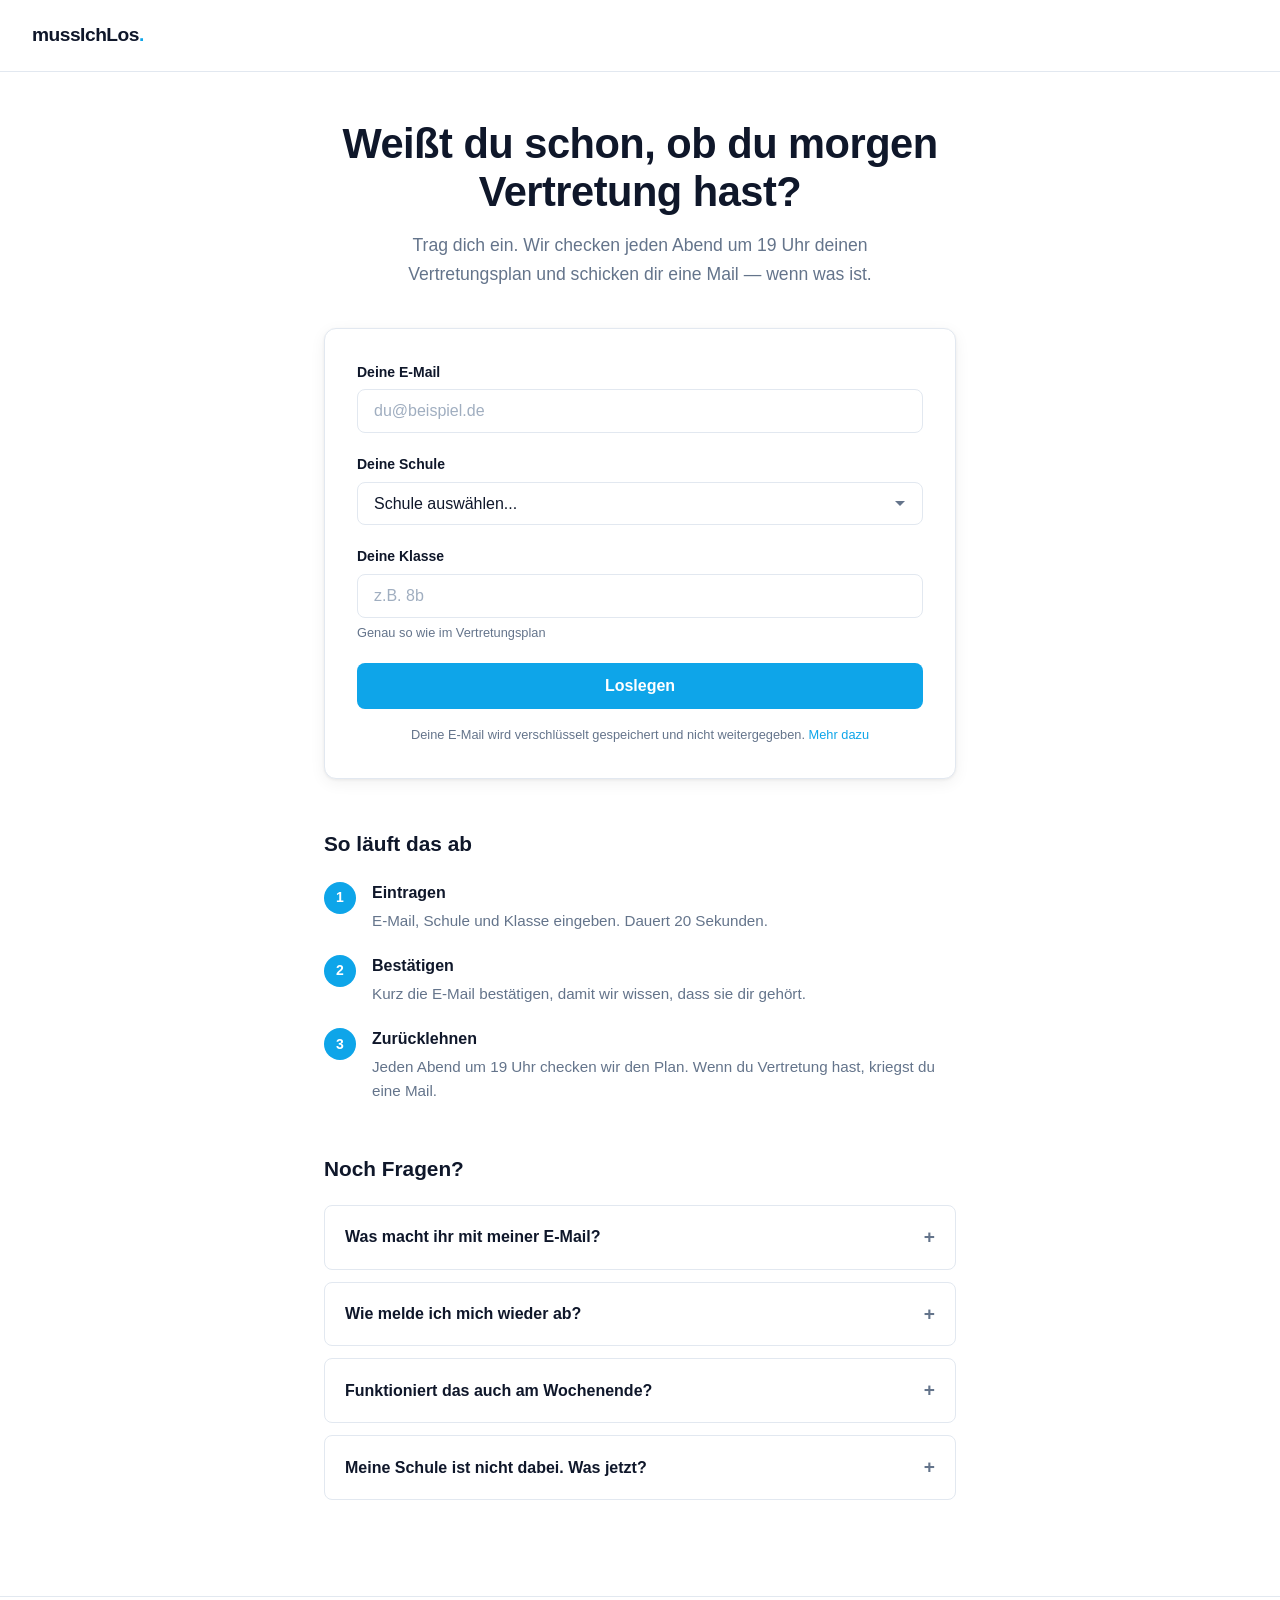
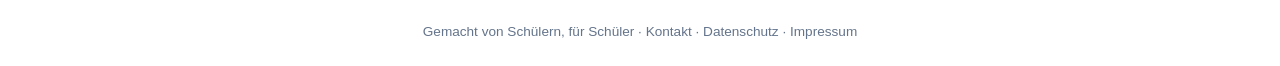
<file: index.html>
<!DOCTYPE html>
<html lang="de">
<head>
  <meta charset="UTF-8" />
  <meta name="viewport" content="width=device-width, initial-scale=1.0" />
  <title>mussIchLos — Vertretungsplan-Alarm</title>
  <meta name="description" content="Kriegst du morgen Vertretung? Wir checken das täglich um 19 Uhr und schicken dir ne Mail." />
  <link rel="stylesheet" href="assets/style.css" />
</head>
<body>
  <nav>
    <span class="logo">mussIchLos<span class="dot">.</span></span>
  </nav>

  <main>
    <section class="hero">
      <h1>Weißt du schon, ob du morgen Vertretung hast?</h1>
      <p class="hero-sub">
        Trag dich ein. Wir checken jeden Abend um 19&nbsp;Uhr deinen Vertretungsplan
        und schicken dir eine Mail — wenn was ist.
      </p>
    </section>

    <section class="form-section">
      <div class="card" id="form-card">
        <form id="registration-form" novalidate>
          <div class="field">
            <label for="email">Deine E-Mail</label>
            <input
              type="email"
              id="email"
              name="email"
              placeholder="du@beispiel.de"
              autocomplete="email"
              required
            />
          </div>

          <div class="field">
            <label for="schule">Deine Schule</label>
            <select id="schule" name="schule" required>
              <option value="" disabled selected>Schule auswählen...</option>
              <option
                value="CGJ|Carl-Gotthard-Jagemann-Gymnasium|https://www.c-g-j.de/aktuelles-und-termine/vertretungsplan/"
              >
                Christliches Gymnasium Jena
              </option>
            </select>
          </div>

          <div class="field">
            <label for="klasse">Deine Klasse</label>
            <input
              type="text"
              id="klasse"
              name="klasse"
              placeholder="z.B. 8b"
              maxlength="10"
              required
            />
            <span class="field-hint">Genau so wie im Vertretungsplan</span>
          </div>

          <button type="submit" id="submit-btn">
            <span id="btn-text">Loslegen</span>
            <span id="btn-spinner" class="spinner hidden"></span>
          </button>

          <p class="privacy-hint">
            Deine E-Mail wird verschlüsselt gespeichert und nicht weitergegeben.
            <a href="#datenschutz">Mehr dazu</a>
          </p>
        </form>

        <div id="form-success" class="hidden">
          <div class="success-icon">&#10003;</div>
          <h2>Fast geschafft!</h2>
          <p>
            Wir haben dir eine Bestätigungs-Mail geschickt. Klick auf den Link darin —
            danach bist du dabei.
          </p>
        </div>

        <div id="form-error" class="hidden">
          <p class="error-msg" id="error-text">Da ist was schiefgelaufen. Versuch's nochmal.</p>
        </div>
      </div>
    </section>

    <section class="how-it-works">
      <h2>So läuft das ab</h2>
      <ol class="steps">
        <li>
          <span class="step-num">1</span>
          <div>
            <strong>Eintragen</strong>
            <p>E-Mail, Schule und Klasse eingeben. Dauert 20 Sekunden.</p>
          </div>
        </li>
        <li>
          <span class="step-num">2</span>
          <div>
            <strong>Bestätigen</strong>
            <p>Kurz die E-Mail bestätigen, damit wir wissen, dass sie dir gehört.</p>
          </div>
        </li>
        <li>
          <span class="step-num">3</span>
          <div>
            <strong>Zurücklehnen</strong>
            <p>
              Jeden Abend um 19&nbsp;Uhr checken wir den Plan.
              Wenn du Vertretung hast, kriegst du eine Mail.
            </p>
          </div>
        </li>
      </ol>
    </section>

    <section class="faq" id="datenschutz">
      <h2>Noch Fragen?</h2>
      <details>
        <summary>Was macht ihr mit meiner E-Mail?</summary>
        <p>
          Nur eines: dir Bescheid geben, wenn du Vertretung hast.
          Deine Adresse ist nicht öffentlich einsehbar und wird nicht verkauft oder weitergegeben.
          Du kannst dich jederzeit abmelden.
        </p>
      </details>
      <details>
        <summary>Wie melde ich mich wieder ab?</summary>
        <p>
          Jede Benachrichtigungs-Mail hat einen Abmelden-Link ganz unten.
          Ein Klick reicht — keine Umfrage, kein Stress.
        </p>
      </details>
      <details>
        <summary>Funktioniert das auch am Wochenende?</summary>
        <p>
          Ja! Wir checken jeden Abend — auch samstags und sonntags.
          Falls deine Schule den Plan fürs Wochenende oder den Montag schon früher postet,
          kriegst du trotzdem rechtzeitig Bescheid.
        </p>
      </details>
      <details>
        <summary>Meine Schule ist nicht dabei. Was jetzt?</summary>
        <p>
          Schreib uns: <a href="mailto:hallo@mussichllos.de">hallo@mussichllos.de</a>.
          Wenn der Vertretungsplan deiner Schule online steht, kriegen wir das hin.
        </p>
      </details>
    </section>
  </main>

  <footer>
    <p>
      Gemacht von Schülern, für Schüler &middot;
      <a href="mailto:hallo@mussichllos.de">Kontakt</a> &middot;
      <a href="datenschutz.html">Datenschutz</a> &middot;
      <a href="impressum.html">Impressum</a>
    </p>
  </footer>

  <script src="assets/config.js"></script>
  <script src="assets/app.js"></script>
</body>
</html>
</file>
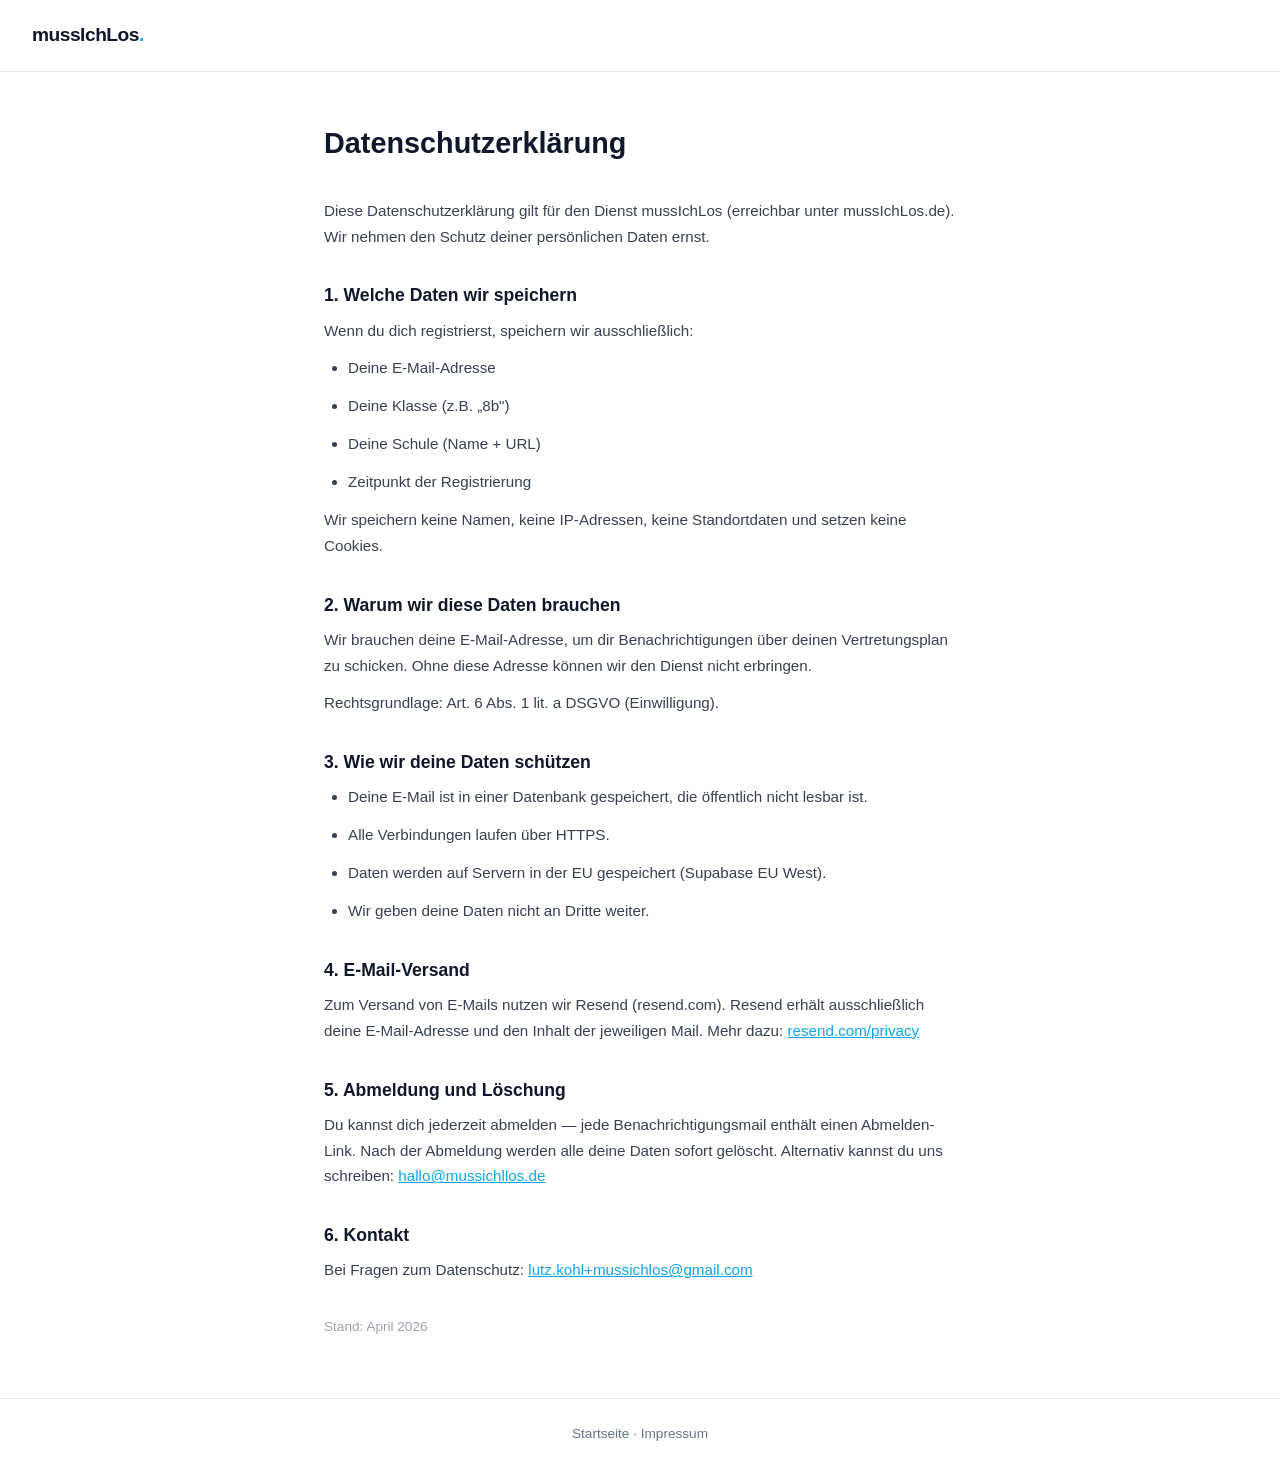
<file: datenschutz.html>
<!DOCTYPE html>
<html lang="de">
<head>
  <meta charset="UTF-8" />
  <meta name="viewport" content="width=device-width, initial-scale=1.0" />
  <title>Datenschutz — mussIchLos</title>
  <link rel="stylesheet" href="assets/style.css" />
  <style>
    .legal { max-width: 680px; margin: 0 auto; padding: 3rem 1.5rem; }
    .legal h1 { font-size: 1.8rem; font-weight: 800; margin-bottom: 2rem; }
    .legal h2 { font-size: 1.1rem; font-weight: 700; margin: 2rem 0 .5rem; }
    .legal p, .legal li { color: #374151; line-height: 1.7; margin-bottom: .75rem; font-size: .95rem; }
    .legal ul { padding-left: 1.5rem; }
    .legal a { color: #0ea5e9; }
  </style>
</head>
<body>
  <nav>
    <a href="index.html" class="logo">mussIchLos<span class="dot">.</span></a>
  </nav>

  <main class="legal">
    <h1>Datenschutzerklärung</h1>

    <p>
      Diese Datenschutzerklärung gilt für den Dienst mussIchLos (erreichbar unter mussIchLos.de).
      Wir nehmen den Schutz deiner persönlichen Daten ernst.
    </p>

    <h2>1. Welche Daten wir speichern</h2>
    <p>Wenn du dich registrierst, speichern wir ausschließlich:</p>
    <ul>
      <li>Deine E-Mail-Adresse</li>
      <li>Deine Klasse (z.B. „8b")</li>
      <li>Deine Schule (Name + URL)</li>
      <li>Zeitpunkt der Registrierung</li>
    </ul>
    <p>Wir speichern keine Namen, keine IP-Adressen, keine Standortdaten und setzen keine Cookies.</p>

    <h2>2. Warum wir diese Daten brauchen</h2>
    <p>
      Wir brauchen deine E-Mail-Adresse, um dir Benachrichtigungen über deinen
      Vertretungsplan zu schicken. Ohne diese Adresse können wir den Dienst nicht erbringen.
    </p>
    <p>Rechtsgrundlage: Art. 6 Abs. 1 lit. a DSGVO (Einwilligung).</p>

    <h2>3. Wie wir deine Daten schützen</h2>
    <ul>
      <li>Deine E-Mail ist in einer Datenbank gespeichert, die öffentlich nicht lesbar ist.</li>
      <li>Alle Verbindungen laufen über HTTPS.</li>
      <li>Daten werden auf Servern in der EU gespeichert (Supabase EU West).</li>
      <li>Wir geben deine Daten nicht an Dritte weiter.</li>
    </ul>

    <h2>4. E-Mail-Versand</h2>
    <p>
      Zum Versand von E-Mails nutzen wir Resend (resend.com).
      Resend erhält ausschließlich deine E-Mail-Adresse und den Inhalt der jeweiligen Mail.
      Mehr dazu: <a href="https://resend.com/privacy" target="_blank">resend.com/privacy</a>
    </p>

    <h2>5. Abmeldung und Löschung</h2>
    <p>
      Du kannst dich jederzeit abmelden — jede Benachrichtigungsmail enthält einen
      Abmelden-Link. Nach der Abmeldung werden alle deine Daten sofort gelöscht.
      Alternativ kannst du uns schreiben: <a href="mailto:hallo@mussichllos.de">hallo@mussichllos.de</a>
    </p>

    <h2>6. Kontakt</h2>
    <p>
      Bei Fragen zum Datenschutz:
      <a href="mailto:lutz.kohl+mussichlos@gmail.com">lutz.kohl+mussichlos@gmail.com</a>
    </p>

    <p style="margin-top: 2rem; color: #9ca3af; font-size: .85rem;">
      Stand: April 2026
    </p>
  </main>

  <footer>
    <p>
      <a href="index.html">Startseite</a> &middot;
      <a href="impressum.html">Impressum</a>
    </p>
  </footer>
</body>
</html>
</file>
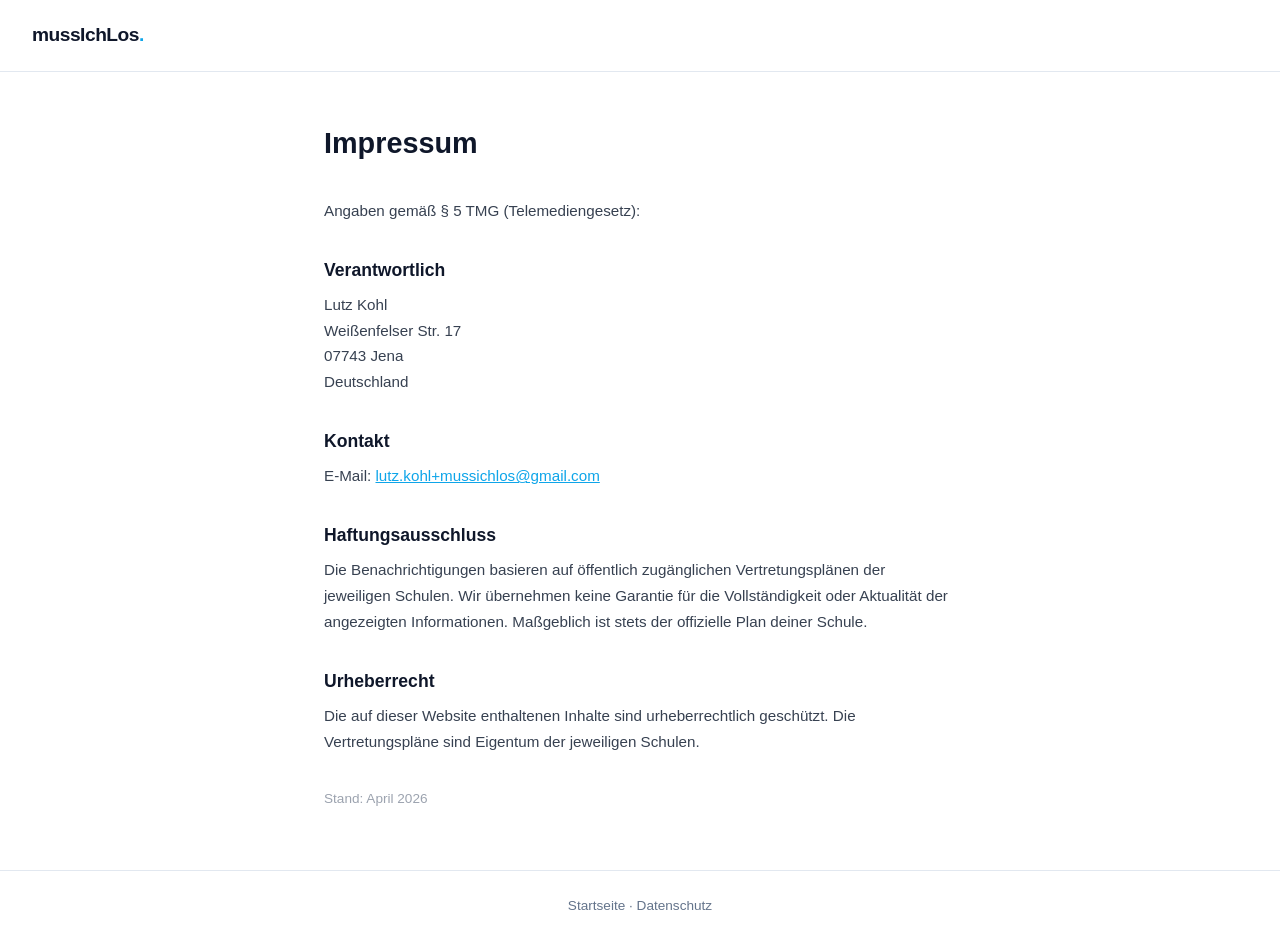
<file: impressum.html>
<!DOCTYPE html>
<html lang="de">
<head>
  <meta charset="UTF-8" />
  <meta name="viewport" content="width=device-width, initial-scale=1.0" />
  <title>Impressum — mussIchLos</title>
  <link rel="stylesheet" href="assets/style.css" />
  <style>
    .legal { max-width: 680px; margin: 0 auto; padding: 3rem 1.5rem; }
    .legal h1 { font-size: 1.8rem; font-weight: 800; margin-bottom: 2rem; }
    .legal h2 { font-size: 1.1rem; font-weight: 700; margin: 2rem 0 .5rem; }
    .legal p { color: #374151; line-height: 1.7; margin-bottom: .75rem; font-size: .95rem; }
    .legal a { color: #0ea5e9; }
  </style>
</head>
<body>
  <nav>
    <a href="index.html" class="logo">mussIchLos<span class="dot">.</span></a>
  </nav>

  <main class="legal">
    <h1>Impressum</h1>

    <p>
      Angaben gemäß § 5 TMG (Telemediengesetz):
    </p>

    <h2>Verantwortlich</h2>
    <p>
      Lutz Kohl<br />
      Weißenfelser Str. 17<br />
      07743 Jena<br />
      Deutschland
    </p>

    <h2>Kontakt</h2>
    <p>
      E-Mail: <a href="mailto:lutz.kohl+mussichlos@gmail.com">lutz.kohl+mussichlos@gmail.com</a>
    </p>

    <h2>Haftungsausschluss</h2>
    <p>
      Die Benachrichtigungen basieren auf öffentlich zugänglichen Vertretungsplänen
      der jeweiligen Schulen. Wir übernehmen keine Garantie für die Vollständigkeit
      oder Aktualität der angezeigten Informationen. Maßgeblich ist stets der
      offizielle Plan deiner Schule.
    </p>

    <h2>Urheberrecht</h2>
    <p>
      Die auf dieser Website enthaltenen Inhalte sind urheberrechtlich geschützt.
      Die Vertretungspläne sind Eigentum der jeweiligen Schulen.
    </p>

    <p style="margin-top: 2rem; color: #9ca3af; font-size: .85rem;">
      Stand: April 2026
    </p>
  </main>

  <footer>
    <p>
      <a href="index.html">Startseite</a> &middot;
      <a href="datenschutz.html">Datenschutz</a>
    </p>
  </footer>
</body>
</html>
</file>
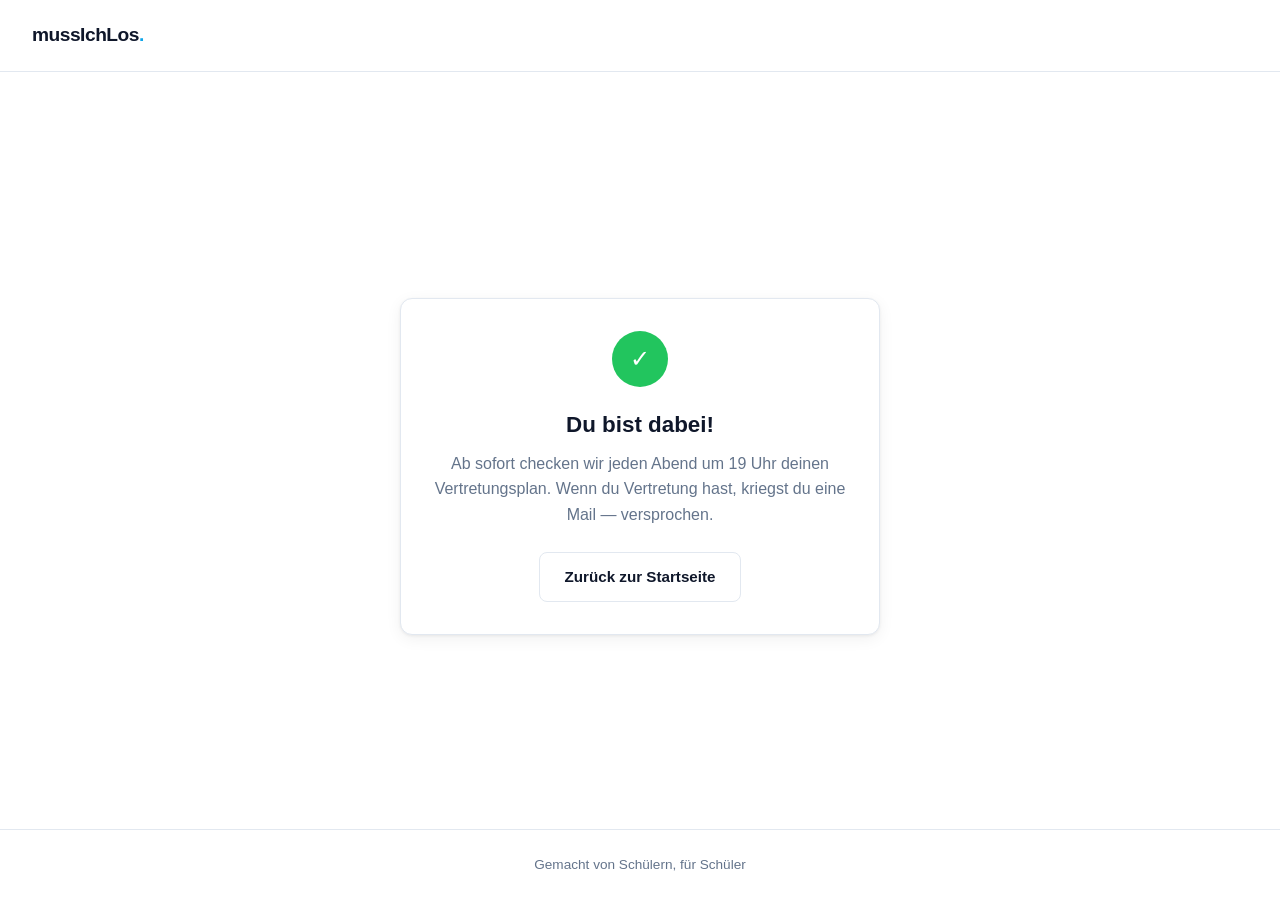
<file: success.html>
<!DOCTYPE html>
<html lang="de">
<head>
  <meta charset="UTF-8" />
  <meta name="viewport" content="width=device-width, initial-scale=1.0" />
  <title>Bestätigt — mussIchLos</title>
  <link rel="stylesheet" href="assets/style.css" />
</head>
<body>
  <nav>
    <a href="index.html" class="logo">mussIchLos<span class="dot">.</span></a>
  </nav>

  <main class="centered">
    <div class="card status-card">
      <div class="success-icon">&#10003;</div>
      <h1>Du bist dabei!</h1>
      <p>
        Ab sofort checken wir jeden Abend um 19&nbsp;Uhr deinen Vertretungsplan.
        Wenn du Vertretung hast, kriegst du eine Mail — versprochen.
      </p>
      <a href="index.html" class="btn-secondary">Zurück zur Startseite</a>
    </div>
  </main>

  <footer>
    <p>Gemacht von Schülern, für Schüler</p>
  </footer>
</body>
</html>
</file>
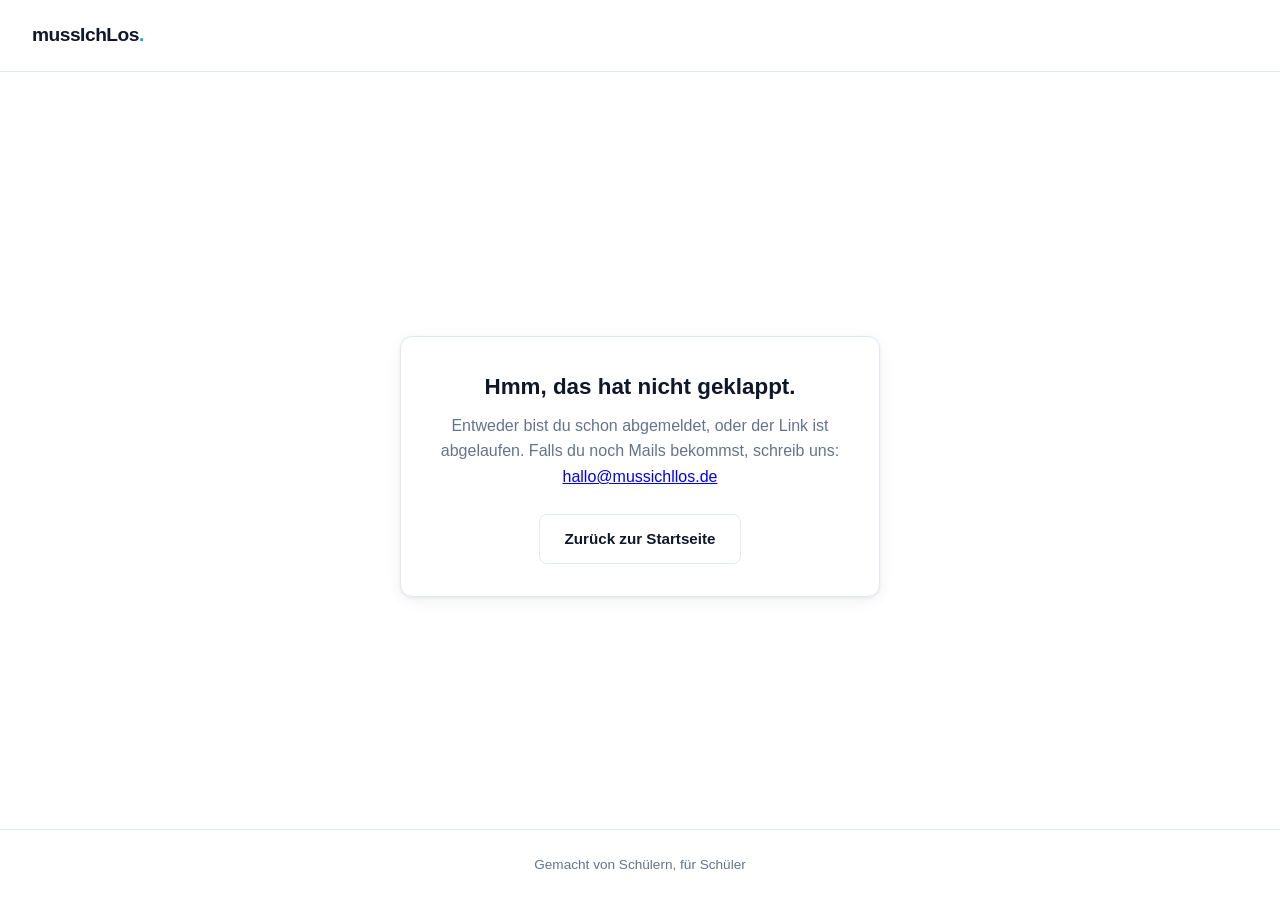
<file: unsubscribe.html>
<!DOCTYPE html>
<html lang="de">
<head>
  <meta charset="UTF-8" />
  <meta name="viewport" content="width=device-width, initial-scale=1.0" />
  <title>Abgemeldet — mussIchLos</title>
  <link rel="stylesheet" href="assets/style.css" />
</head>
<body>
  <nav>
    <a href="index.html" class="logo">mussIchLos<span class="dot">.</span></a>
  </nav>

  <main class="centered">
    <div class="card status-card" id="loading-state">
      <div class="spinner"></div>
      <p>Abmelden...</p>
    </div>

    <div class="card status-card hidden" id="success-state">
      <div class="success-icon" style="background: #ef4444;">&#10005;</div>
      <h1>Abgemeldet.</h1>
      <p>
        Du bekommst keine Benachrichtigungen mehr.
        Falls du dich verklickt hast, kannst du dich jederzeit wieder eintragen.
      </p>
      <a href="index.html" class="btn-secondary">Wieder eintragen</a>
    </div>

    <div class="card status-card hidden" id="error-state">
      <h1>Hmm, das hat nicht geklappt.</h1>
      <p>
        Entweder bist du schon abgemeldet, oder der Link ist abgelaufen.
        Falls du noch Mails bekommst, schreib uns:
        <a href="mailto:hallo@mussichllos.de">hallo@mussichllos.de</a>
      </p>
      <a href="index.html" class="btn-secondary">Zurück zur Startseite</a>
    </div>
  </main>

  <footer>
    <p>Gemacht von Schülern, für Schüler</p>
  </footer>

  <script src="assets/config.js"></script>
  <script>
    (async () => {
      const params = new URLSearchParams(window.location.search);
      const token = params.get('token');

      const loadingEl = document.getElementById('loading-state');
      const successEl = document.getElementById('success-state');
      const errorEl = document.getElementById('error-state');

      if (!token) {
        loadingEl.classList.add('hidden');
        errorEl.classList.remove('hidden');
        return;
      }

      try {
        const res = await fetch(
          `${SUPABASE_URL}/functions/v1/unsubscribe?token=${encodeURIComponent(token)}`,
          { method: 'POST' }
        );
        loadingEl.classList.add('hidden');
        if (res.ok) {
          successEl.classList.remove('hidden');
        } else {
          errorEl.classList.remove('hidden');
        }
      } catch {
        loadingEl.classList.add('hidden');
        errorEl.classList.remove('hidden');
      }
    })();
  </script>
</body>
</html>
</file>
<file: assets/style.css>
/* =============================================
   mussIchLos — Design System
   ============================================= */

*, *::before, *::after {
  box-sizing: border-box;
  margin: 0;
  padding: 0;
}

:root {
  --bg: #ffffff;
  --bg-alt: #f8fafc;
  --border: #e2e8f0;
  --text: #0f172a;
  --text-muted: #64748b;
  --accent: #0ea5e9;
  --accent-dark: #0284c7;
  --success: #22c55e;
  --error: #ef4444;
  --radius: 12px;
  --shadow: 0 1px 3px rgba(0,0,0,.06), 0 4px 16px rgba(0,0,0,.06);
}

html {
  font-size: 16px;
  scroll-behavior: smooth;
}

body {
  font-family: -apple-system, BlinkMacSystemFont, "Segoe UI", Roboto, Helvetica, Arial, sans-serif;
  background: var(--bg);
  color: var(--text);
  line-height: 1.6;
  min-height: 100vh;
  display: flex;
  flex-direction: column;
}

/* ---- Nav ---- */
nav {
  padding: 1.25rem 2rem;
  border-bottom: 1px solid var(--border);
  display: flex;
  align-items: center;
}

.logo {
  font-size: 1.2rem;
  font-weight: 800;
  letter-spacing: -0.5px;
  color: var(--text);
  text-decoration: none;
}

.logo .dot {
  color: var(--accent);
}

/* ---- Main layout ---- */
main {
  flex: 1;
  max-width: 680px;
  margin: 0 auto;
  padding: 3rem 1.5rem 4rem;
  width: 100%;
}

main.centered {
  display: flex;
  align-items: center;
  justify-content: center;
  padding-top: 6rem;
}

/* ---- Hero ---- */
.hero {
  margin-bottom: 2.5rem;
  text-align: center;
}

.hero h1 {
  font-size: clamp(1.8rem, 5vw, 2.6rem);
  font-weight: 800;
  line-height: 1.15;
  letter-spacing: -0.5px;
  margin-bottom: 1rem;
}

.hero-sub {
  font-size: 1.1rem;
  color: var(--text-muted);
  max-width: 520px;
  margin: 0 auto;
}

/* ---- Card ---- */
.card {
  background: var(--bg);
  border: 1px solid var(--border);
  border-radius: var(--radius);
  padding: 2rem;
  box-shadow: var(--shadow);
}

.status-card {
  text-align: center;
  max-width: 480px;
  width: 100%;
}

.status-card h1 {
  font-size: 1.6rem;
  font-weight: 800;
  margin-bottom: .75rem;
}

.status-card p {
  color: var(--text-muted);
  margin-bottom: 1.5rem;
}

/* ---- Form ---- */
.form-section {
  margin-bottom: 3rem;
}

.field {
  margin-bottom: 1.25rem;
}

label {
  display: block;
  font-size: .875rem;
  font-weight: 600;
  margin-bottom: .4rem;
  color: var(--text);
}

input[type="email"],
input[type="text"],
select {
  width: 100%;
  padding: .75rem 1rem;
  border: 1.5px solid var(--border);
  border-radius: 8px;
  font-size: 1rem;
  font-family: inherit;
  color: var(--text);
  background: var(--bg);
  transition: border-color .15s, box-shadow .15s;
  appearance: none;
  -webkit-appearance: none;
}

select {
  background-image: url("data:image/svg+xml,%3Csvg xmlns='http://www.w3.org/2000/svg' width='12' height='8' viewBox='0 0 12 8'%3E%3Cpath fill='%2364748b' d='M1 1l5 5 5-5'/%3E%3C/svg%3E");
  background-repeat: no-repeat;
  background-position: right 1rem center;
  padding-right: 2.5rem;
}

input::placeholder {
  color: #a0aec0;
}

input:focus,
select:focus {
  outline: none;
  border-color: var(--accent);
  box-shadow: 0 0 0 3px rgba(14, 165, 233, .12);
}

.field-hint {
  display: block;
  font-size: .8rem;
  color: var(--text-muted);
  margin-top: .3rem;
}

/* ---- Button ---- */
button[type="submit"] {
  width: 100%;
  padding: .875rem 1.5rem;
  background: var(--accent);
  color: #fff;
  border: none;
  border-radius: 8px;
  font-size: 1rem;
  font-weight: 700;
  font-family: inherit;
  cursor: pointer;
  transition: background .15s, transform .1s;
  display: flex;
  align-items: center;
  justify-content: center;
  gap: .5rem;
  margin-top: .5rem;
}

button[type="submit"]:hover {
  background: var(--accent-dark);
}

button[type="submit"]:active {
  transform: scale(.98);
}

button[type="submit"]:disabled {
  opacity: .6;
  cursor: not-allowed;
}

.btn-secondary {
  display: inline-block;
  padding: .75rem 1.5rem;
  border: 1.5px solid var(--border);
  border-radius: 8px;
  font-weight: 600;
  font-size: .95rem;
  color: var(--text);
  text-decoration: none;
  transition: border-color .15s, background .15s;
}

.btn-secondary:hover {
  border-color: var(--accent);
  background: rgba(14, 165, 233, .04);
}

/* ---- Spinner ---- */
.spinner {
  width: 18px;
  height: 18px;
  border: 2.5px solid rgba(255,255,255,.4);
  border-top-color: #fff;
  border-radius: 50%;
  animation: spin .7s linear infinite;
  display: inline-block;
}

@keyframes spin {
  to { transform: rotate(360deg); }
}

/* ---- Privacy hint ---- */
.privacy-hint {
  font-size: .8rem;
  color: var(--text-muted);
  text-align: center;
  margin-top: 1rem;
}

.privacy-hint a {
  color: var(--accent);
  text-decoration: none;
}

/* ---- Success / Error states ---- */
.success-icon {
  width: 56px;
  height: 56px;
  border-radius: 50%;
  background: var(--success);
  color: #fff;
  font-size: 1.5rem;
  display: flex;
  align-items: center;
  justify-content: center;
  margin: 0 auto 1.25rem;
}

#form-success h2,
.status-card h1 {
  font-size: 1.4rem;
  font-weight: 800;
  margin-bottom: .5rem;
}

#form-success p {
  color: var(--text-muted);
}

.error-msg {
  color: var(--error);
  font-size: .9rem;
  text-align: center;
}

/* ---- How it works ---- */
.how-it-works {
  margin-bottom: 3rem;
}

.how-it-works h2,
.faq h2 {
  font-size: 1.3rem;
  font-weight: 800;
  margin-bottom: 1.25rem;
}

.steps {
  list-style: none;
  display: flex;
  flex-direction: column;
  gap: 1.25rem;
}

.steps li {
  display: flex;
  gap: 1rem;
  align-items: flex-start;
}

.step-num {
  flex-shrink: 0;
  width: 32px;
  height: 32px;
  border-radius: 50%;
  background: var(--accent);
  color: #fff;
  font-size: .875rem;
  font-weight: 700;
  display: flex;
  align-items: center;
  justify-content: center;
  margin-top: .1rem;
}

.steps li strong {
  display: block;
  font-weight: 700;
  margin-bottom: .2rem;
}

.steps li p {
  color: var(--text-muted);
  font-size: .95rem;
}

/* ---- FAQ ---- */
.faq {
  margin-bottom: 2rem;
}

details {
  border: 1px solid var(--border);
  border-radius: 8px;
  margin-bottom: .75rem;
  overflow: hidden;
}

summary {
  padding: 1rem 1.25rem;
  font-weight: 600;
  cursor: pointer;
  user-select: none;
  list-style: none;
  display: flex;
  justify-content: space-between;
  align-items: center;
}

summary::-webkit-details-marker { display: none; }

summary::after {
  content: '+';
  font-size: 1.2rem;
  color: var(--text-muted);
  transition: transform .2s;
}

details[open] summary::after {
  transform: rotate(45deg);
}

details p {
  padding: 0 1.25rem 1rem;
  color: var(--text-muted);
  font-size: .95rem;
}

details a {
  color: var(--accent);
}

/* ---- Footer ---- */
footer {
  border-top: 1px solid var(--border);
  padding: 1.5rem 2rem;
  text-align: center;
  font-size: .85rem;
  color: var(--text-muted);
}

footer a {
  color: var(--text-muted);
  text-decoration: none;
}

footer a:hover {
  color: var(--accent);
}

/* ---- Utilities ---- */
.hidden {
  display: none !important;
}

/* ---- Responsive ---- */
@media (max-width: 480px) {
  nav {
    padding: 1rem 1.25rem;
  }

  main {
    padding: 2rem 1rem 3rem;
  }

  .card {
    padding: 1.5rem;
  }
}
</file>
